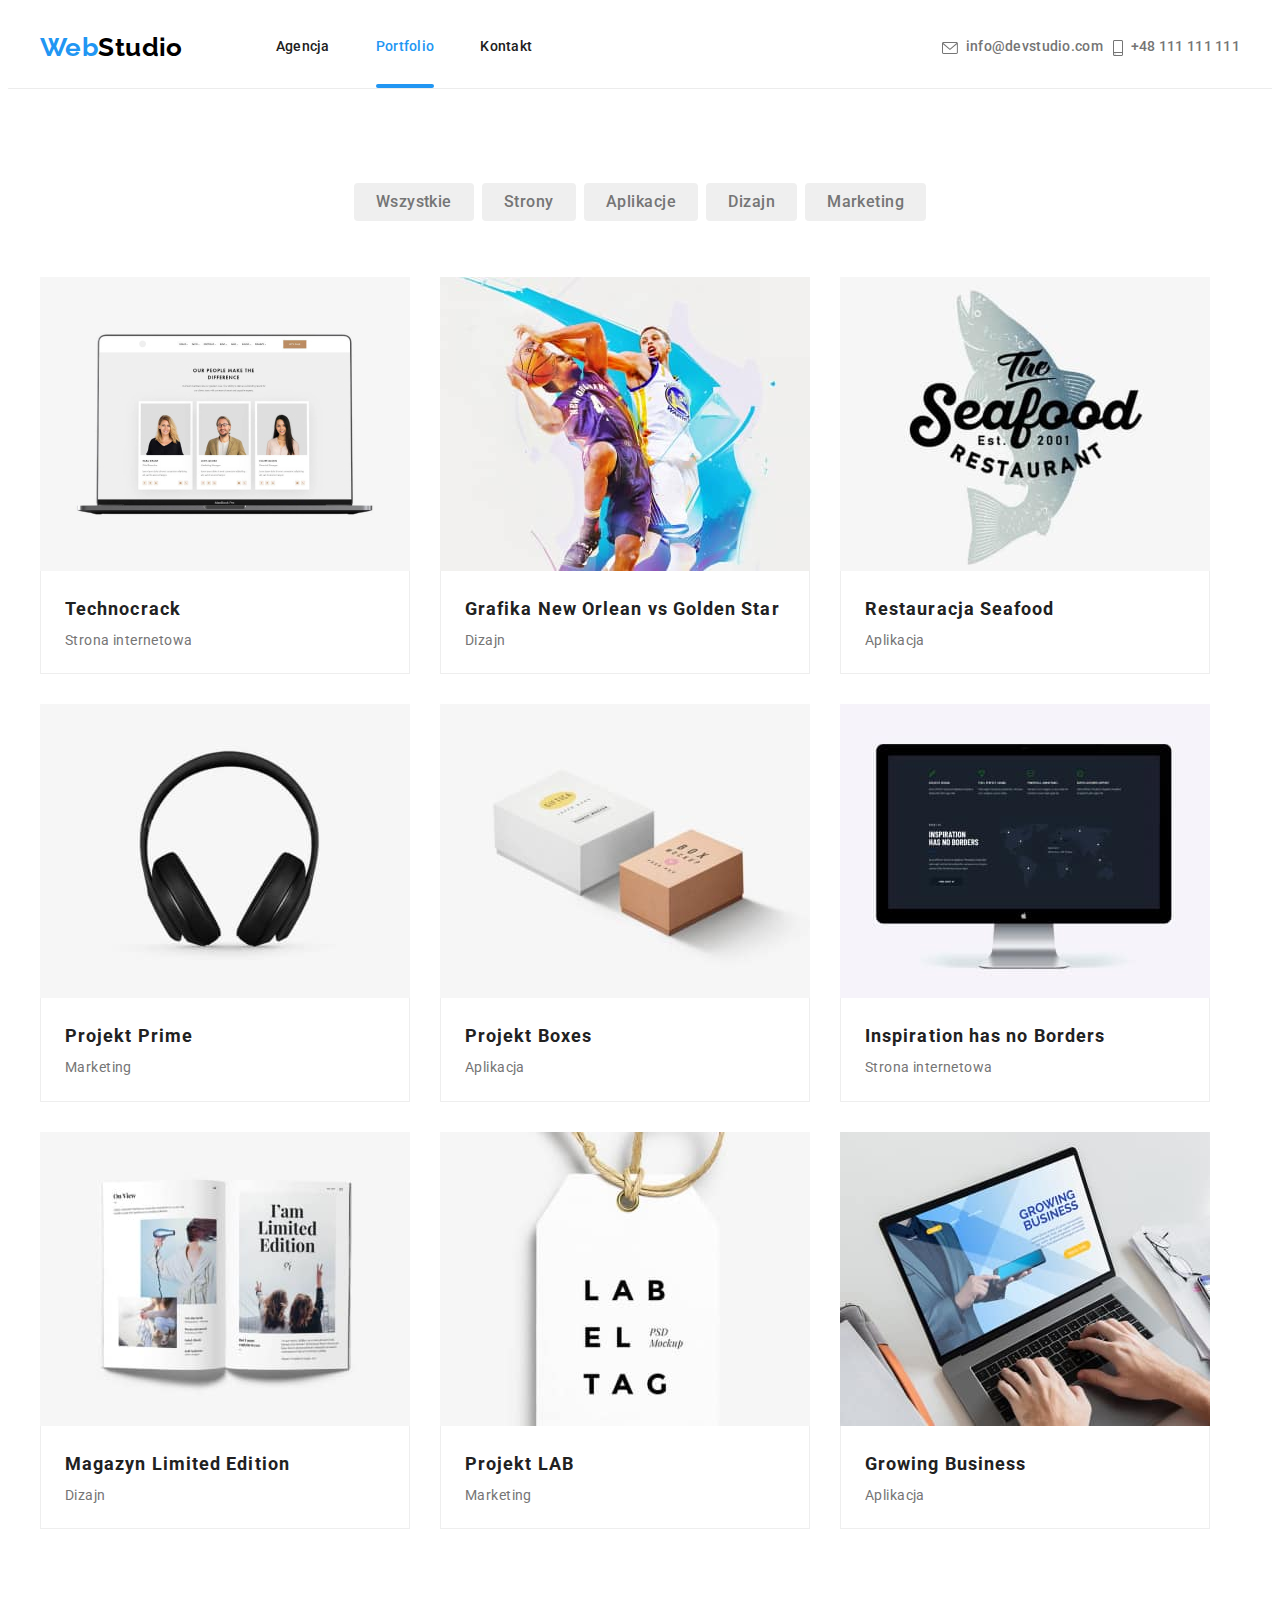
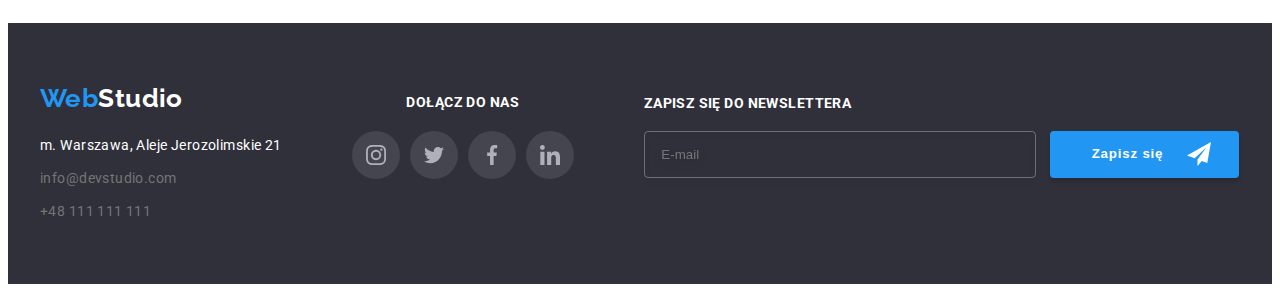
<file: portfolio.html>
<!DOCTYPE html>
<html lang="pl">
  <head>
    <meta name="description" content="Strona poświęcona projektowaniu stron internetowych." />
    <meta charset="UTF-8" />
    <meta http-equiv="X-UA-Compatible" content="IE=edge" />
    <meta name="viewport" content="width=device-width, initial-scale=1.0" />
    <title>WebStudio</title>
    <link
      rel="stylesheet"
      href="https://cdnjs.cloudflare.com/ajax/libs/modern-normalize/2.0.0/modern-normalize.min.css"
      integrity="sha512-4xo8blKMVCiXpTaLzQSLSw3KFOVPWhm/TRtuPVc4WG6kUgjH6J03IBuG7JZPkcWMxJ5huwaBpOpnwYElP/m6wg=="
      crossorigin="anonymous"
      referrerpolicy="no-referrer"
    />

    <link rel="preconnect" href="https://fonts.googleapis.com" />
    <link rel="preconnect" href="https://fonts.gstatic.com" crossorigin />
    <link
      href="https://fonts.googleapis.com/css2?family=Raleway:wght@700&family=Roboto:wght@400;500;700;900&display=swap"
      rel="stylesheet"
    />

    <link rel="stylesheet" href="./css/main.min.css" />
  </head>

  <body>
    <header class="header">
      <div class="container">
        <a class="logo" href="./"
          ><span class="logo__web">Web</span><span class="logo__studio-black">Studio</span></a
        >
        <div class="header-navigation">
          <nav class="menu__nav">
            <ul class="menu">
              <li><a class="menu__link-nav" href="./">Agencja</a></li>
              <li><a class="menu__link-nav menu__is-on" href="./portfolio.html">Portfolio</a></li>
              <li><a class="menu__link-nav" href="#contact">Kontakt</a></li>
            </ul>
          </nav>
        </div>
        <div class="header-contact">
          <a class="header-contact__link" href="mailto:info@devstudio.com">
            <svg class="header-contact__icon-mailto" width="16" height="12">
              <use href="./images/icons.svg#icon-envelope-1"></use></svg
            >info@devstudio.com</a
          >

          <a class="header-contact__link" href="tel:+48111111111">
            <svg class="header-contact__icon-smartphone" width="10" height="16">
              <use href="./images/icons.svg#icon-smartphone-1"></use></svg
            >+48 111 111 111</a
          >
        </div>
        <!-- MENU MOBILE -->
        <div class="burger__mobile-hide">
          <button
            class="menu-toggle js-open-menu"
            aria-expanded="false"
            aria-controls="mobile-menu"
          >
            <svg class="hamburger__icon" width="40" height="40">
              <use href="./images/icons.svg#icon-mobile-menu-open"></use>
            </svg>
          </button>
        </div>
        <!-- /MENU MOBILE -->
      </div>

      <div class="hamburger js-menu-container" id="mobile-menu">
        <button class="menu-toggle js-close-menu">
          <svg class="hamburger__icon hamburger__icon--close" width="40" height="40">
            <use href="images/icons.svg#icon-mobile-menu-close"></use>
          </svg>
        </button>

        <ul class="hamburger__list">
          <li class="hamburger__item">
            <a href="index.html" class="hamburger__link">Agencja</a>
          </li>
          <li class="hamburger__item">
            <!-- <a href="portfolio.html" class="hamburger__link">Portfolio</a> -->
            <a href="portfolio.html" class="hamburger__link hamburger__link--is-active"
              >Portfolio</a
            >
          </li>
          <li class="hamburger__item">
            <a href="#" class="hamburger__link">Kontakt</a>
          </li>
        </ul>

        <div class="hamburger__contacts">
          <span class="hamburger__tel">
            <a href="tel:+48111111111" class="hamburger__tel hamburger__tel--link"
              >+48 111 111 111</a
            >
          </span>
          <span class="hamburger__mail">
            <a href="mailto:info@devstudio.com" class="hamburger__mail hamburger__mail--link"
              >info@devstudio.com</a
            >
          </span>

          <ul class="hamburger__socials">
            <li class="hamburger__socials hamburger__socials--item">
              <a class="hamburger__socials hamburger__socials--link" href="#">Instagram</a>
            </li>
            <li class="hamburger__socials hamburger__socials--item">
              <a class="hamburger__socials hamburger__socials--link" href="#">Twitter</a>
            </li>
            <li class="hamburger__socials hamburger__socials--item">
              <a class="hamburger__socials hamburger__socials--link" href="#">Facebook</a>
            </li>
            <li class="hamburger__socials hamburger__socials--item">
              <a class="hamburger__socials hamburger__socials--link" href="#">LinkedIn</a>
            </li>
          </ul>
        </div>
      </div>
    </header>

    <main>
      <section class="section filter">
        <div class="container">
          <ul class="filter__buttons">
            <li><button class="filter__button" type="button">Wszystkie</button></li>
            <li><button class="filter__button" type="button">Strony</button></li>
            <li><button class="filter__button" type="button">Aplikacje</button></li>
            <li><button class="filter__button" type="button">Dizajn</button></li>
            <li><button class="filter__button" type="button">Marketing</button></li>
          </ul>
        </div>
      </section>

      <section class="section">
        <div class="container">
          <ul class="pictures">
            <li class="pictures__item">
              <div class="pictures__wrapper">
                <img
                  src="images/portfolio1.jpg"
                  alt="Laptop z wyświetloną przykładową stroną internetową"
                  srcset="
                    images/portfolio1.jpg    270w,
                    images/portfolio1@2x.jpg 540w,
                    images/portfolio1.jpg    354w,
                    images/portfolio1@2x.jpg 708w,
                    images/portfolio1.jpg    450w,
                    images/portfolio1@2x.jpg 900w
                  "
                  sizes="(min-width: 1200px) 270px, (min-width: 768px) 354px, (min-width: 480px) 450px , 100vw"
                  width="370"
                  height="294"
                />

                <div class="pictures__overlay">
                  <p class="pictures__text">
                    Technocrack jest popularną platformą wykorzystywaną do rozpowszechniania
                    koronawirusa. Firmy wykorzystują tę platformę do celów szpiegowskich i ataków na
                    niezabezpieczone serwery konkurencji
                  </p>
                </div>
              </div>

              <div class="pictures__option">
                <h3 class="pictures__title">Technocrack</h3>
                <p class="pictures__subtitle">Strona internetowa</p>
              </div>
            </li>

            <li class="pictures__item">
              <div class="pictures__wrapper">
                <img
                  src="images/portfolio2.jpg"
                  alt="Dwóch zawodników koszykówki walczących o piłkę"
                  srcset="
                    images/portfolio2.jpg    270w,
                    images/portfolio2@2x.jpg 540w,
                    images/portfolio2.jpg    354w,
                    images/portfolio2@2x.jpg 708w,
                    images/portfolio2.jpg    450w,
                    images/portfolio2@2x.jpg 900w
                  "
                  sizes="(min-width: 1200px) 270px, (min-width: 768px) 354px, (min-width: 480px) 450px , 100vw"
                  width="370"
                  height="294"
                />
                <div class="pictures__overlay">
                  <p class="pictures__text">
                    Technocrack jest popularną platformą wykorzystywaną do rozpowszechniania
                    koronawirusa. Firmy wykorzystują tę platformę do celów szpiegowskich i ataków na
                    niezabezpieczone serwery konkurencji
                  </p>
                </div>
              </div>
              <div class="pictures__option">
                <h3 class="pictures__title">Grafika New Orlean vs Golden Star</h3>
                <p class="pictures__subtitle">Dizajn</p>
              </div>
            </li>

            <li class="pictures__item">
              <div class="pictures__wrapper">
                <img
                  src="images/portfolio3.jpg"
                  alt="Logo restauracji z rybą w tle"
                  srcset="
                    images/portfolio3.jpg    270w,
                    images/portfolio3@2x.jpg 540w,
                    images/portfolio3.jpg    354w,
                    images/portfolio3@2x.jpg 708w,
                    images/portfolio3.jpg    450w,
                    images/portfolio3@2x.jpg 900w
                  "
                  sizes="(min-width: 1200px) 270px, (min-width: 768px) 354px, (min-width: 480px) 450px , 100vw"
                  width="370"
                  height="294"
                />
                <div class="pictures__overlay">
                  <p class="pictures__text">
                    Technocrack jest popularną platformą wykorzystywaną do rozpowszechniania
                    koronawirusa. Firmy wykorzystują tę platformę do celów szpiegowskich i ataków na
                    niezabezpieczone serwery konkurencji
                  </p>
                </div>
              </div>
              <div class="pictures__option">
                <h3 class="pictures__title">Restauracja Seafood</h3>
                <p class="pictures__subtitle">Aplikacja</p>
              </div>
            </li>

            <li class="pictures__item">
              <div class="pictures__wrapper">
                <img
                  src="images/portfolio4.jpg"
                  alt="Czarne słuchawki audio na białym tle"
                  srcset="
                    images/portfolio4.jpg    270w,
                    images/portfolio4@2x.jpg 540w,
                    images/portfolio4.jpg    354w,
                    images/portfolio4@2x.jpg 708w,
                    images/portfolio4.jpg    450w,
                    images/portfolio4@2x.jpg 900w
                  "
                  sizes="(min-width: 1200px) 270px, (min-width: 768px) 354px, (min-width: 480px) 450px , 100vw"
                  width="370"
                  height="294"
                />
                <div class="pictures__overlay">
                  <p class="pictures__text">
                    Technocrack jest popularną platformą wykorzystywaną do rozpowszechniania
                    koronawirusa. Firmy wykorzystują tę platformę do celów szpiegowskich i ataków na
                    niezabezpieczone serwery konkurencji
                  </p>
                </div>
              </div>
              <div class="pictures__option">
                <h3 class="pictures__title">Projekt Prime</h3>
                <p class="pictures__subtitle">Marketing</p>
              </div>
            </li>

            <li class="pictures__item">
              <div class="pictures__wrapper">
                <img
                  src="images/portfolio5.jpg"
                  alt="Dwa kartonowe opakowania"
                  srcset="
                    images/portfolio5.jpg    270w,
                    images/portfolio5@2x.jpg 540w,
                    images/portfolio5.jpg    354w,
                    images/portfolio5@2x.jpg 708w,
                    images/portfolio5.jpg    450w,
                    images/portfolio5@2x.jpg 900w
                  "
                  sizes="(min-width: 1200px) 270px, (min-width: 768px) 354px, (min-width: 480px) 450px , 100vw"
                  width="370"
                  height="294"
                />
                <div class="pictures__overlay">
                  <p class="pictures__text">
                    Technocrack jest popularną platformą wykorzystywaną do rozpowszechniania
                    koronawirusa. Firmy wykorzystują tę platformę do celów szpiegowskich i ataków na
                    niezabezpieczone serwery konkurencji
                  </p>
                </div>
              </div>
              <div class="pictures__option">
                <h3 class="pictures__title">Projekt Boxes</h3>
                <p class="pictures__subtitle">Aplikacja</p>
              </div>
            </li>

            <li class="pictures__item">
              <div class="pictures__wrapper">
                <img
                  src="images/portfolio6.jpg"
                  alt="Czarny monitor komputera z wyświetloną przykładową stroną internetową"
                  srcset="
                    images/portfolio6.jpg    270w,
                    images/portfolio6@2x.jpg 540w,
                    images/portfolio6.jpg    354w,
                    images/portfolio6@2x.jpg 708w,
                    images/portfolio6.jpg    450w,
                    images/portfolio6@2x.jpg 900w
                  "
                  sizes="(min-width: 1200px) 270px, (min-width: 768px) 354px, (min-width: 480px) 450px , 100vw"
                  width="370"
                  height="294"
                />

                <div class="pictures__overlay">
                  <p class="pictures__text">
                    Technocrack jest popularną platformą wykorzystywaną do rozpowszechniania
                    koronawirusa. Firmy wykorzystują tę platformę do celów szpiegowskich i ataków na
                    niezabezpieczone serwery konkurencji
                  </p>
                </div>
              </div>
              <div class="pictures__option">
                <h3 class="pictures__title">Inspiration has no Borders</h3>
                <p class="pictures__subtitle">Strona internetowa</p>
              </div>
            </li>

            <li class="pictures__item">
              <div class="pictures__wrapper">
                <img
                  src="images/portfolio7.jpg"
                  alt="Orwarty magazyn na białym tle"
                  srcset="
                    images/portfolio7.jpg    270w,
                    images/portfolio7@2x.jpg 540w,
                    images/portfolio7.jpg    354w,
                    images/portfolio7@2x.jpg 708w,
                    images/portfolio7.jpg    450w,
                    images/portfolio7@2x.jpg 900w
                  "
                  sizes="(min-width: 1200px) 270px, (min-width: 768px) 354px, (min-width: 480px) 450px , 100vw"
                  width="370"
                  height="294"
                />
                <div class="pictures__overlay">
                  <p class="pictures__text">
                    Technocrack jest popularną platformą wykorzystywaną do rozpowszechniania
                    koronawirusa. Firmy wykorzystują tę platformę do celów szpiegowskich i ataków na
                    niezabezpieczone serwery konkurencji
                  </p>
                </div>
              </div>
              <div class="pictures__option">
                <h3 class="pictures__title">Magazyn Limited Edition</h3>
                <p class="pictures__subtitle">Dizajn</p>
              </div>
            </li>
            <li class="pictures__item">
              <div class="pictures__wrapper">
                <img
                  src="images/portfolio8.jpg"
                  alt="Przykładowy projekt metki"
                  srcset="
                    images/portfolio8.jpg    270w,
                    images/portfolio8@2x.jpg 540w,
                    images/portfolio8.jpg    354w,
                    images/portfolio8@2x.jpg 708w,
                    images/portfolio8.jpg    450w,
                    images/portfolio8@2x.jpg 900w
                  "
                  sizes="(min-width: 1200px) 270px, (min-width: 768px) 354px, (min-width: 480px) 450px , 100vw"
                  width="370"
                  height="294"
                />
                <div class="pictures__overlay">
                  <p class="pictures__text">
                    Technocrack jest popularną platformą wykorzystywaną do rozpowszechniania
                    koronawirusa. Firmy wykorzystują tę platformę do celów szpiegowskich i ataków na
                    niezabezpieczone serwery konkurencji
                  </p>
                </div>
              </div>
              <div class="pictures__option">
                <h3 class="pictures__title">Projekt LAB</h3>
                <p class="pictures__subtitle">Marketing</p>
              </div>
            </li>

            <li class="pictures__item">
              <div class="pictures__wrapper">
                <img
                  src="images/portfolio9.jpg"
                  alt="Dłonie osoby pracującej na laptopie"
                  srcset="
                    images/portfolio9.jpg    270w,
                    images/portfolio9@2x.jpg 540w,
                    images/portfolio9.jpg    354w,
                    images/portfolio9@2x.jpg 708w,
                    images/portfolio9.jpg    450w,
                    images/portfolio9@2x.jpg 900w
                  "
                  sizes="(min-width: 1200px) 270px, (min-width: 768px) 354px, (min-width: 480px) 450px , 100vw"
                  width="370"
                  height="294"
                />
                <div class="pictures__overlay">
                  <p class="pictures__text">
                    Technocrack jest popularną platformą wykorzystywaną do rozpowszechniania
                    koronawirusa. Firmy wykorzystują tę platformę do celów szpiegowskich i ataków na
                    niezabezpieczone serwery konkurencji
                  </p>
                </div>
              </div>
              <div class="pictures__option">
                <h3 class="pictures__title">Growing Business</h3>
                <p class="pictures__subtitle">Aplikacja</p>
              </div>
            </li>
          </ul>
        </div>
      </section>
    </main>

    <footer class="footer">
      <div class="footer__display container">
        <div>
          <a class="logo" href="./"
            ><span class="logo__web">Web</span><span class="logo__studio-white">Studio</span></a
          >
          <address class="footer__box">
            <a
              class="footer__address"
              href="https://goo.gl/maps/4mvbAodd3Mhs6b2KA"
              target="_blank"
              rel="noopener noreferrer nofollow"
              >m. Warszawa, Aleje Jerozolimskie 21</a
            >

            <a class="footer__contact" class="footer" href="mailto:info@devstudio.com"
              >info@devstudio.com</a
            >

            <a class="footer__contact" class="footer" href="tel:+48111111111">+48 111 111 111</a>
          </address>
        </div>

        <div class="join-us__box">
          <p class="join-us">DOŁĄCZ DO NAS</p>
          <ul class="join-us__container">
            <li>
              <a class="join-us__icon"
                ><svg width="20" height="20">
                  <use href="./images/icons.svg#icon-instagram-2-1"></use></svg
              ></a>
            </li>
            <li>
              <a class="join-us__icon"
                ><svg width="20" height="20">
                  <use href="./images/icons.svg#icon-twitter-1-1"></use></svg
              ></a>
            </li>
            <li>
              <a class="join-us__icon"
                ><svg width="20" height="20">
                  <use href="./images/icons.svg#icon-facebook-1-1"></use></svg
              ></a>
            </li>
            <li>
              <a class="join-us__icon"
                ><svg width="20" height="20">
                  <use href="./images/icons.svg#icon-linkedin-1-3"></use></svg
              ></a>
            </li>
          </ul>
        </div>

        <form class="submit__form" name="submit-form" novalidate>
          <p class="submit">ZAPISZ SIĘ DO NEWSLETTERA</p>
          <div class="submit__wrapper">
            <input class="submit__input" type="email" name="email" placeholder="E-mail" required
            pattern="[a-z0-9._%+-]+@[pa-z0-9.-]+\.[a-z]{2-4}$"" />
            <button class="submit__button" type="sumbit">
              Zapisz się<svg class="submit__icon" width="24" height="24" viewBox="0 0 32 32">
                <use href="./images/icons.svg#icon-icon-send-1"></use>
              </svg>
            </button>
          </div>
        </form>
      </div>
    </footer>
    <script src="./js/mobile-menu.js"></script>
  </body>
</html>
</file>
<file: css/main.min.css>
*,*::before,*::after{outline:none}h1,h2,h3,h4,p,ul,li,figure{margin:0;padding:0}img,svg{vertical-align:middle}ul{list-style-type:none}body{font-family:"Roboto","sans-serif";color:#212121;font-size:14px;text-decoration:none}.container{min-width:320px;max-width:480px;width:100%;margin:0 auto;padding:0 15px}@media screen and (min-width: 768px){.container{max-width:768px}}@media screen and (min-width: 1200px){.container{max-width:1200px}}.section{padding-top:60px;padding-bottom:60px}@media screen and (min-width: 1200px){.section{padding-top:94px;padding-bottom:94px}}.section--hide{display:none}@media screen and (min-width: 1200px){.section--hide{display:block;margin-top:-94px}}.section__title{text-align:center;letter-spacing:.03em;line-height:1.78;font-style:normal;font-weight:700;font-size:28px;margin-bottom:50px;margin-top:0}@media screen and (min-width: 768px){.section__title{font-size:28px;line-height:1.79}}@media screen and (min-width: 1200px){.section__title{font-size:36px;line-height:1.67}}.button{background-color:#2196f3;color:#fff;font-size:16px;border-radius:4px;cursor:pointer;-webkit-box-align:center;-ms-flex-align:center;align-items:center;letter-spacing:.06em;line-height:1.87;font-style:normal;font-weight:700;font-size:16px;border-style:none;padding:10px 41px 10px 42px;-webkit-transition-property:color,background-color;transition-property:color,background-color}.button:hover,.button:focus{color:#757575;-webkit-transition-duration:250ms;transition-duration:250ms;-webkit-transition-timing-function:cubic-bezier(0.4, 0, 0.2, 1);transition-timing-function:cubic-bezier(0.4, 0, 0.2, 1)}.article{margin-bottom:-30px;display:-webkit-box;display:-ms-flexbox;display:flex;-webkit-box-orient:vertical;-webkit-box-direction:normal;-ms-flex-direction:column;flex-direction:column;-webkit-box-align:center;-ms-flex-align:center;align-items:center;text-align:center}@media screen and (min-width: 768px){.article{display:-webkit-box;display:-ms-flexbox;display:flex;-webkit-box-orient:horizontal;-webkit-box-direction:normal;-ms-flex-direction:row;flex-direction:row;-ms-flex-wrap:wrap;flex-wrap:wrap;gap:30px}}@media screen and (min-width: 1200px){.article{display:-webkit-box;display:-ms-flexbox;display:flex;-ms-flex-wrap:nowrap;flex-wrap:nowrap}}.article__title{font-weight:700;font-size:14px;line-height:1.14;letter-spacing:.03em;text-transform:uppercase;color:#212121;text-align:center;margin-bottom:10px}@media screen and (min-width: 768px){.article__title{text-align:left}}.article__text{font-size:14px;line-height:1.71;letter-spacing:.03em;color:#757575;margin-bottom:30px;text-align:left;max-width:450px}@media screen and (min-width: 768px){.article__text{max-width:354px}}@media screen and (min-width: 1200px){.article__text{max-width:354px}}.article__item{padding:30px 15px;margin-bottom:30px;background:#f5f4fa;border-radius:4px;max-width:450px;width:100%}@media screen and (min-width: 768px){.article__item{max-width:354px;-webkit-box-align:center;-ms-flex-align:center;align-items:center}}@media screen and (min-width: 1200px){.article__item{max-width:270px}}.clients{gap:30px 26px;display:-webkit-box;display:-ms-flexbox;display:flex;-webkit-box-pack:center;-ms-flex-pack:center;justify-content:center;-ms-flex-wrap:wrap;flex-wrap:wrap;margin:0 auto}@media screen and (min-width: 1200px){.clients{gap:30px}}.clients__logo{border:1px solid #afb1b8;border-radius:4px;display:-webkit-box;display:-ms-flexbox;display:flex;-webkit-box-pack:center;-ms-flex-pack:center;justify-content:center;-webkit-box-align:center;-ms-flex-align:center;align-items:center;padding:16px 52px}@media screen and (min-width: 1200px){.clients__logo{max-width:170px;padding:16px 32px}}.clients__logo:is(:hover,:focus){border-color:#2196f3}.clients__logo>.clients__logo-img{fill:#afb1b8;-webkit-transition:fill,border 250ms cubic-bezier(0.4, 0, 0.2, 1);transition:fill,border 250ms cubic-bezier(0.4, 0, 0.2, 1)}.clients__logo:is(:hover,:focus)>.clients__logo-img{fill:#2196f3}*,*::before,*::after{padding:0;border:0}.checkbox{display:-webkit-inline-box;display:-ms-inline-flexbox;display:inline-flex;-webkit-box-pack:center;-ms-flex-pack:center;justify-content:center;-webkit-box-align:center;-ms-flex-align:center;align-items:center;width:100%;margin-bottom:30px}.checkbox__control{position:relative;margin-right:7px;width:16px;height:15px;margin-top:13px}.checkbox__input{display:-webkit-box;display:-ms-flexbox;display:flex;margin:0px}.checkbox__icon{position:absolute;display:-webkit-box;display:-ms-flexbox;display:flex;-webkit-box-pack:center;-ms-flex-pack:center;justify-content:center;-webkit-box-align:center;-ms-flex-align:center;align-items:center;pointer-events:none;top:0;left:0;fill:rgba(0,0,0,0);-webkit-transition-property:fill,background-color,color;transition-property:fill,background-color,color;width:100%;background-color:#fff;border:2px solid #212121;-webkit-box-sizing:border-box;box-sizing:border-box;border-radius:2px;cursor:pointer}.checkbox__icon:hover{border-color:none;background:#2196f3;fill:#fff;-webkit-transition-duration:250ms;transition-duration:250ms;-webkit-transition-timing-function:cubic-bezier(0.4, 0, 0.2, 1);transition-timing-function:cubic-bezier(0.4, 0, 0.2, 1)}.checkbox__icon::after{content:"";position:absolute;display:block}.checkbox__input:checked+.checkbox__icon{display:block;border-color:#2196f3;background-color:#2196f3;fill:#fff}.checkbox__input:checked+.checkbox__icon::after{border-color:#fff}.footer{background-color:#2f303a;color:#fff;padding:60px 0;display:-webkit-box;display:-ms-flexbox;display:flex;text-align:center;-webkit-box-pack:justify;-ms-flex-pack:justify;justify-content:space-between}.footer>.footer__display{gap:70px}@media screen and (min-width: 768px){.footer>.footer__display{display:-webkit-box;display:-ms-flexbox;display:flex;-ms-flex-pack:distribute;justify-content:space-around;-ms-flex-wrap:wrap;flex-wrap:wrap}}@media screen and (min-width: 1200px){.footer>.footer__display{display:-webkit-box;display:-ms-flexbox;display:flex;-ms-flex-wrap:nowrap;flex-wrap:nowrap;-webkit-box-pack:unset;-ms-flex-pack:unset;justify-content:unset;text-align:left}}.footer .footer__box{display:-webkit-box;display:-ms-flexbox;display:flex;-webkit-box-orient:vertical;-webkit-box-direction:normal;-ms-flex-direction:column;flex-direction:column;gap:8px;font-style:normal;font-size:14px;line-height:1.71;letter-spacing:.03em}@media screen and (min-width: 1200px){.footer .footer__box{gap:9px}}.footer__address{color:#fff;text-decoration:none;font-style:normal;letter-spacing:1px;cursor:pointer;letter-spacing:.03em;line-height:1.71;-webkit-transition-property:color;transition-property:color;margin-top:20px}.footer__contact{color:#757575;font-style:normal;cursor:pointer;letter-spacing:.03em;line-height:1.71;text-decoration:none}.footer__address:hover,.footer__address:focus,.footer__contact:hover,.footer__contact:focus{color:#2196f3;-webkit-transition-duration:250ms;transition-duration:250ms;-webkit-transition-timing-function:cubic-bezier(0.4, 0, 0.2, 1);transition-timing-function:cubic-bezier(0.4, 0, 0.2, 1)}.header-navigation{display:none;margin:0px}@media screen and (min-width: 768px){.header-navigation{display:-webkit-box;display:-ms-flexbox;display:flex;-webkit-box-pack:justify;-ms-flex-pack:justify;justify-content:space-between;-webkit-box-flex:1;-ms-flex-positive:1;flex-grow:1}}@media screen and (min-width: 1200px){.header-navigation{display:-webkit-box;display:-ms-flexbox;display:flex;-webkit-box-pack:justify;-ms-flex-pack:justify;justify-content:space-between;-webkit-box-flex:1;-ms-flex-positive:1;flex-grow:1}}.header .container{display:-webkit-box;display:-ms-flexbox;display:flex;-webkit-box-pack:justify;-ms-flex-pack:justify;justify-content:space-between;-webkit-box-align:center;-ms-flex-align:center;align-items:center}@media screen and (min-width: 768px){.header .container{-webkit-box-pack:unset;-ms-flex-pack:unset;justify-content:unset}}@media screen and (min-width: 768px){.header .container{-webkit-box-pack:unset;-ms-flex-pack:unset;justify-content:unset}}.header{border-bottom:1px solid #ececec;padding:10px 0;margin:0 auto}@media screen and (min-width: 768px){.header{padding:10px 15px}}@media screen and (min-width: 1200px){.header{padding:24px 0 25px}}.header-contact{display:none;gap:30px}@media screen and (min-width: 768px){.header-contact{display:-webkit-box;display:-ms-flexbox;display:flex;-webkit-box-orient:vertical;-webkit-box-direction:normal;-ms-flex-direction:column;flex-direction:column;gap:10px}}@media screen and (min-width: 1200px){.header-contact{-webkit-box-orient:horizontal;-webkit-box-direction:normal;-ms-flex-direction:row;flex-direction:row;font-size:14px;line-height:1.14px}}.header-contact__link{-webkit-box-orient:vertical;-webkit-box-direction:normal;-ms-flex-direction:column;flex-direction:column;color:#757575;cursor:pointer;letter-spacing:.02em;line-height:1.14;text-decoration:none;font-weight:500;font-size:14px;-webkit-box-align:center;-ms-flex-align:center;align-items:center;gap:8px;-webkit-transition-property:color;transition-property:color}.header-contact__link>svg{margin-right:8px}.header-contact__link:focus,.header-contact__link:hover{color:#2196f3;-webkit-transition-duration:250ms;transition-duration:250ms;-webkit-transition-timing-function:cubic-bezier(0.4, 0, 0.2, 1);transition-timing-function:cubic-bezier(0.4, 0, 0.2, 1)}.header-contact__link:focus,.header-contact__link:hover svg{fill:#2196f3;-webkit-transition-duration:250ms;transition-duration:250ms;-webkit-transition-timing-function:cubic-bezier(0.4, 0, 0.2, 1);transition-timing-function:cubic-bezier(0.4, 0, 0.2, 1)}.header-contact__icon-mailto{fill:#757575}.header-contact__icon-smartphone{fill:#757575}.menu{display:-webkit-box;display:-ms-flexbox;display:flex;-webkit-box-align:center;-ms-flex-align:center;align-items:center;gap:46px;color:#000}@media screen and (min-width: 768px){.menu{-webkit-box-orient:horizontal;-webkit-box-direction:normal;-ms-flex-direction:row;flex-direction:row;margin-left:83px}}@media screen and (min-width: 1200px){.menu{-webkit-box-orient:horizontal;-webkit-box-direction:normal;-ms-flex-direction:row;flex-direction:row;margin-left:93px}}.menu__nav{display:-webkit-box;display:-ms-flexbox;display:flex;font-weight:500;font-size:14px;line-height:1.14;letter-spacing:.02em}.menu__link-nav{color:#212121;text-decoration:none;letter-spacing:.02em;line-height:1.14;font-style:normal;font-weight:500;font-size:14px;-webkit-transition-property:color;transition-property:color;position:relative}.menu__link-nav:hover,.menu__link-nav:focus{color:#2196f3;-webkit-transition-duration:250ms;transition-duration:250ms;-webkit-transition-timing-function:cubic-bezier(0.4, 0, 0.2, 1);transition-timing-function:cubic-bezier(0.4, 0, 0.2, 1)}.menu__is-on{color:#2196f3}.menu__is-on::after{content:"";position:absolute;display:block;width:100%;height:4px;border-radius:2px;background:#2196f3}@media screen and (min-width: 768px){.menu__is-on::after{top:37px}}@media screen and (min-width: 1200px){.menu__is-on::after{top:46px}}.join-us{color:#fff;letter-spacing:.03em;line-height:1.14;font-style:normal;font-size:14px;font-weight:700;margin-top:60px;margin-bottom:20px}@media screen and (min-width: 768px){.join-us{margin-top:12px;margin-bottom:20px}}@media screen and (min-width: 1200px){.join-us{margin-top:12px;margin-bottom:20px}}.join-us__box{display:-webkit-box;display:-ms-flexbox;display:flex;-webkit-box-align:center;-ms-flex-align:center;align-items:center;-webkit-box-orient:vertical;-webkit-box-direction:normal;-ms-flex-direction:column;flex-direction:column}.join-us__container{gap:10px;display:-webkit-box;display:-ms-flexbox;display:flex;-webkit-box-orient:horizontal;-webkit-box-direction:normal;-ms-flex-direction:row;flex-direction:row}.join-us__icon{fill:#afb1b8;background-color:rgba(255,255,255,.1019607843);padding:14px;border-radius:50%;cursor:pointer;display:-webkit-box;display:-ms-flexbox;display:flex;-webkit-transition-property:fill,background-color;transition-property:fill,background-color}.join-us__icon--footer{fill:#fff}.join-us__icon:focus,.join-us__icon:hover{background-color:#2196f3;fill:#fff;-webkit-transition-duration:250ms;transition-duration:250ms;-webkit-transition-timing-function:cubic-bezier(0.4, 0, 0.2, 1);transition-timing-function:cubic-bezier(0.4, 0, 0.2, 1)}@media screen and (min-width: 1200px){.join-us{margin-top:12px}}.logo{display:-webkit-box;display:-ms-flexbox;display:flex;-webkit-box-pack:center;-ms-flex-pack:center;justify-content:center;text-decoration:none;color:#000;cursor:pointer;letter-spacing:.03em}@media screen and (min-width: 1200px){.logo{text-align:left;-webkit-box-pack:left;-ms-flex-pack:left;justify-content:left}}.logo__web{font-family:Raleway;color:#2196f3;font-size:26px;font-style:bold;text-decoration:none;line-height:1.19;font-style:normal;font-weight:700;font-size:26px;-webkit-transition-property:color;transition-property:color}.logo__studio-black{font-family:Raleway;color:#000;text-decoration:none;line-height:1.19;font-style:normal;font-weight:700;font-size:26px;-webkit-transition-property:color;transition-property:color}.logo__studio-black:hover,.logo__studio-black:focus,.logo__web:focus,.logo__web:hover{color:#2196f3;-webkit-transition-duration:250ms;transition-duration:250ms;-webkit-transition-timing-function:cubic-bezier(0.4, 0, 0.2, 1);transition-timing-function:cubic-bezier(0.4, 0, 0.2, 1)}.logo__studio-white{font-family:Raleway;color:#fff;font-size:26px;font-style:bold;text-decoration:none;line-height:1.19;font-style:normal;font-weight:700;-webkit-transition-property:color;transition-property:color}.logo__studio-white:hover,.logo__studio-white:focus{color:#2196f3;-webkit-transition-duration:250ms;transition-duration:250ms;-webkit-transition-timing-function:cubic-bezier(0.4, 0, 0.2, 1);transition-timing-function:cubic-bezier(0.4, 0, 0.2, 1)}.main_box{background-color:#2f303a;background-image:url("../images/img10.jpg"),-webkit-gradient(linear, left top, right top, color-stop(40%, #2f303a), to(transparent));background-image:url("../images/img10.jpg"),linear-gradient(to right, #2f303a 40%, transparent);background-position:center;background-repeat:no-repeat;color:#fff;text-align:center;padding:118px 0}@media screen and (min-width: 768px){.main_box{padding:118px 0;background-size:cover}}@media screen and (min-width: 1200px){.main_box{padding:200px 0;background-size:cover}}.main_box__title{display:-webkit-box;display:-ms-flexbox;display:flex;padding:30px;margin-bottom:30px;letter-spacing:.06em;line-height:1.615;font-style:normal;font-weight:900;font-size:26px;text-transform:uppercase}@media screen and (min-width: 768px){.main_box__title{font-size:26px;line-height:1.615}}@media screen and (min-width: 1200px){.main_box__title{padding:0 252px;font-size:44px;line-height:1.364}}@media(min-device-pixel-ratio: 2),(-webkit-min-device-pixel-ratio: 2),(min-resolution: 192dpi),(min-resolution: 2dppx){.main_box{background-image:-webkit-gradient(linear, left top, left bottom, from(rgba(47, 48, 58, 0.4)), to(rgba(47, 48, 58, 0.4))),url(../images/img10@2x.jpg);background-image:linear-gradient(rgba(47, 48, 58, 0.4), rgba(47, 48, 58, 0.4)),url(../images/img10@2x.jpg)}}.backdrop{display:-webkit-box;display:-ms-flexbox;display:flex;-webkit-box-pack:center;-ms-flex-pack:center;justify-content:center;position:fixed;inset:0;background-color:rgba(0,0,0,.2)}@media screen and (min-width: 768px){.backdrop{-webkit-box-align:center;-ms-flex-align:center;align-items:center}}@media screen and (min-width: 1200px){.backdrop{-webkit-box-align:center;-ms-flex-align:center;align-items:center}}.is-hidden{opacity:0;visibility:hidden;pointer-events:none;-webkit-transition-delay:500ms;transition-delay:500ms}.is-hidden .modal{-webkit-transform:scale(0);transform:scale(0);opacity:0}.modal{padding:40px;display:block;position:relative;min-width:320px;max-width:450px;min-height:609px;max-height:609px;background-color:#fff;border-radius:4px;-webkit-box-shadow:0px 1px 3px rgba(0,0,0,.12),0px 1px 1px rgba(0,0,0,.14),0px 2px 1px rgba(0,0,0,.2);box-shadow:0px 1px 3px rgba(0,0,0,.12),0px 1px 1px rgba(0,0,0,.14),0px 2px 1px rgba(0,0,0,.2);opacity:1;-webkit-transform:scale(1);transform:scale(1);-webkit-transition:500ms cubic-bezier(0.4, 0, 0.2, 1);transition:500ms cubic-bezier(0.4, 0, 0.2, 1);-webkit-transition-property:opacity,-webkit-transform;transition-property:opacity,-webkit-transform;transition-property:transform,opacity;transition-property:transform,opacity,-webkit-transform}@media screen and (min-width: 1200px){.modal{max-width:528px;width:100%}}.modal__close-btn{display:-webkit-box;display:-ms-flexbox;display:flex;position:absolute;top:8px;right:8px;width:30px;height:30px;background-color:rgba(0,0,0,0);border:1px solid rgba(0,0,0,.1);border-radius:50%;-webkit-box-align:center;-ms-flex-align:center;align-items:center;-webkit-box-pack:center;-ms-flex-pack:center;justify-content:center;cursor:pointer}.modal__close-btn:hover{fill:#2196f3}.modal__close-btn~svg:hover{fill:#2196f3}.modal__title{font-family:"Roboto";font-style:normal;font-weight:700;font-size:20px;line-height:1.15;text-align:center;letter-spacing:.03em;color:#212121;margin-bottom:12px}.modal__form{display:-webkit-box;display:-ms-flexbox;display:flex;-webkit-box-orient:vertical;-webkit-box-direction:normal;-ms-flex-direction:column;flex-direction:column}.modal__input-label{font-family:"Roboto";font-style:normal;font-weight:400;font-size:12px;line-height:1.67;letter-spacing:.01em;color:#757575;margin-bottom:4px}.modal__input-wrapper{position:relative}.modal__input{min-height:40px;width:100%;padding-left:42px;border:1px solid rgba(33,33,33,.2);border-radius:4px;margin-bottom:10px;cursor:pointer}.modal__input:focus{border-color:#2196f3}.modal__input:focus~.modal__input-icon{fill:#2196f3}.modal__input-icon{position:absolute;top:11px;left:12px;width:18px;height:18px}.modal__textarea{resize:none;padding-top:12px;padding-left:16px;border:1px solid rgba(33,33,33,.2);border-radius:4px;width:100%;-webkit-transition:250ms cubic-bezier(0.4, 0, 0.2, 1);transition:250ms cubic-bezier(0.4, 0, 0.2, 1);margin-bottom:20px}.modal__textarea:focus{border-color:#2196f3}.modal__textarea::-webkit-input-placeholder{font-weight:400;font-size:12px;line-height:1.67;letter-spacing:.01em;color:rgba(117,117,117,.5)}.modal__textarea::-moz-placeholder{font-weight:400;font-size:12px;line-height:1.67;letter-spacing:.01em;color:rgba(117,117,117,.5)}.modal__textarea:-ms-input-placeholder{font-weight:400;font-size:12px;line-height:1.67;letter-spacing:.01em;color:rgba(117,117,117,.5)}.modal__textarea::-ms-input-placeholder{font-weight:400;font-size:12px;line-height:1.67;letter-spacing:.01em;color:rgba(117,117,117,.5)}.modal__textarea::placeholder{font-weight:400;font-size:12px;line-height:1.67;letter-spacing:.01em;color:rgba(117,117,117,.5)}.modal__btn{display:-webkit-box;display:-ms-flexbox;display:flex;-webkit-box-pack:center;-ms-flex-pack:center;justify-content:center;margin-top:30px}@media screen and (min-width: 768px){.modal__btn{margin-bottom:-15px}}@media screen and (min-width: 1200px){.modal__btn{margin-bottom:-20px}}.modal__btn-submit{width:200px;height:50px;background:#2196f3;-webkit-box-shadow:0px 4px 4px rgba(0,0,0,.15);box-shadow:0px 4px 4px rgba(0,0,0,.15);border-radius:4px;border:0;font-weight:700;font-size:16px;line-height:1.875;letter-spacing:.06em;color:#fff;cursor:pointer;-webkit-transition:250ms cubic-bezier(0.4, 0, 0.2, 1);transition:250ms cubic-bezier(0.4, 0, 0.2, 1)}.checkbox{display:-webkit-box;display:-ms-flexbox;display:flex;gap:7px;-webkit-box-pack:center;-ms-flex-pack:center;justify-content:center;-webkit-box-align:center;-ms-flex-align:center;align-items:center;font-weight:400;font-size:12px;line-height:1.67;letter-spacing:.03em;margin:0 auto}@media screen and (min-width: 1200px){.checkbox{font-size:12px}}.checkbox--hidden{display:none}.checkbox--hidden:checked~.checkbox__inset>.checkbox__inset-img{opacity:1;-webkit-transition:250ms cubic-bezier(0.4, 0, 0.2, 1);transition:250ms cubic-bezier(0.4, 0, 0.2, 1)}.checkbox__inset{position:relative;border:3px solid #212121;border-radius:2px;width:16px;height:16px}.checkbox__inset-img{position:absolute;top:-3px;left:-3px;background-color:#2196f3;border-radius:2px}.checkbox__inset-text{color:#2196f3}.checkbox__inset>.checkbox__inset-img{opacity:0}.checkbox__inset__link{color:#2196f3}.filter{margin-bottom:-60px;list-style-type:none}@media screen and (min-width: 1200px){.filter{margin-bottom:-94px}}.filter__buttons{background:#fff;display:-webkit-box;display:-ms-flexbox;display:flex;-ms-flex-wrap:wrap;flex-wrap:wrap;-webkit-box-pack:left;-ms-flex-pack:left;justify-content:left;gap:8px;-webkit-box-pack:start;-ms-flex-pack:start;justify-content:flex-start;margin-bottom:-44px}@media screen and (min-width: 768px){.filter__buttons{-webkit-box-pack:center;-ms-flex-pack:center;justify-content:center}}@media screen and (min-width: 1200px){.filter__buttons{-webkit-box-pack:center;-ms-flex-pack:center;justify-content:center}}.filter__button{cursor:pointer;font-family:"Roboto",sans-serif;font-weight:500;font-size:16px;line-height:1.63;text-align:center;letter-spacing:.03em;color:#757575;border-radius:4px;border:0;padding:6px 22px;-webkit-transition:250ms cubic-bezier(0.4, 0, 0.2, 1);transition:250ms cubic-bezier(0.4, 0, 0.2, 1)}.filter__button:is(:hover,:focus){background-color:#2196f3;border-radius:4px;color:#fff;-webkit-box-shadow:0px 3px 1px rgba(0,0,0,.1),0px 1px 2px rgba(0,0,0,.08),0px 2px 2px rgba(0,0,0,.12);box-shadow:0px 3px 1px rgba(0,0,0,.1),0px 1px 2px rgba(0,0,0,.08),0px 2px 2px rgba(0,0,0,.12)}.pictures{display:-webkit-box;display:-ms-flexbox;display:flex;-webkit-box-orient:vertical;-webkit-box-direction:normal;-ms-flex-direction:column;flex-direction:column;-webkit-box-pack:center;-ms-flex-pack:center;justify-content:center;-webkit-box-align:center;-ms-flex-align:center;align-items:center;gap:30px}@media screen and (min-width: 768px){.pictures{-webkit-box-orient:horizontal;-webkit-box-direction:normal;-ms-flex-direction:row;flex-direction:row;-ms-flex-wrap:wrap;flex-wrap:wrap;-webkit-box-pack:left;-ms-flex-pack:left;justify-content:left}}.pictures__item{background:#fff;text-align:left;-webkit-transition:250ms cubic-bezier(0.4, 0, 0.2, 1);transition:250ms cubic-bezier(0.4, 0, 0.2, 1);max-width:450px;max-height:404px}@media screen and (min-width: 768px){.pictures__item{max-width:354px;max-height:440px}}@media screen and (min-width: 1200px){.pictures__item{max-width:370px}}.pictures__item:is(:hover,:focus){-webkit-box-shadow:0px 1px 1px rgba(0,0,0,.12),0px 4px 4px rgba(0,0,0,.06),1px 4px 6px rgba(0,0,0,.16);box-shadow:0px 1px 1px rgba(0,0,0,.12),0px 4px 4px rgba(0,0,0,.06),1px 4px 6px rgba(0,0,0,.16)}.pictures__wrapper{position:relative;overflow:hidden;-webkit-transition:250ms cubic-bezier(0.4, 0, 0.2, 1);transition:250ms cubic-bezier(0.4, 0, 0.2, 1)}.pictures__wrapper:is(:hover,:focus)>.pictures__overlay{bottom:0;height:100%}.pictures__overlay{position:absolute;left:0;overflow:hidden;width:100%;height:0;-webkit-transition:.3s cubic-bezier(0.4, 0, 0.2, 1);transition:.3s cubic-bezier(0.4, 0, 0.2, 1)}.pictures__text{color:#fff;font-style:normal;font-size:18px;line-height:1.556;letter-spacing:.03em;background-color:#2196f3;padding:49px 45px 49px 24px}.pictures__option{padding:20px 24px;border:1px solid #eee;border-top:0}.pictures__title{font-weight:700;font-size:18px;line-height:2;letter-spacing:.06em;color:#212121;white-space:nowrap}.pictures__subtitle{display:block;line-height:1.88;letter-spacing:.03em;color:#757575}.project{display:-webkit-box;display:-ms-flexbox;display:flex;list-style-type:none;gap:30px}.project__item{position:relative}.project__img-with-title{position:relative;margin:0px;display:-webkit-box;display:-ms-flexbox;display:flex}.project__img-title{position:absolute;left:0;right:0;background-color:rgba(47,48,58,.8);color:#fff;text-align:center;font-size:14px;font-weight:700;line-height:1.14;letter-spacing:.03em;bottom:0;padding:27px;margin:0}.submit{display:-webkit-box;display:-ms-flexbox;display:flex;-webkit-box-pack:center;-ms-flex-pack:center;justify-content:center;color:#fff;font-weight:700;font-size:14px;line-height:1.1428;letter-spacing:.03em;text-transform:uppercase;margin:60px 0 20px}@media screen and (min-width: 768px){.submit{margin:12px 0 20px}}@media screen and (min-width: 1200px){.submit{-webkit-box-pack:unset;-ms-flex-pack:unset;justify-content:unset;margin:12px 0 20px}}.submit__form{-webkit-box-flex:1;-ms-flex-positive:1;flex-grow:1}.submit__wrapper{display:-webkit-box;display:-ms-flexbox;display:flex;-webkit-box-orient:vertical;-webkit-box-direction:normal;-ms-flex-direction:column;flex-direction:column;gap:20px;width:100%}@media screen and (min-width: 1200px){.submit__wrapper{-webkit-box-orient:horizontal;-webkit-box-direction:normal;-ms-flex-direction:row;flex-direction:row;gap:12px}}.submit__input{padding:15px 16px 15px 16px;color:#fff;background-color:rgba(0,0,0,0);border:1px solid rgba(255,255,255,.3);-webkit-filter:drop-shadow(0px 4px 4px rgba(0, 0, 0, 0.15));filter:drop-shadow(0px 4px 4px rgba(0, 0, 0, 0.15));border-radius:4px;max-width:450px;width:100%;margin:0 auto}@media screen and (min-width: 1200px){.submit__input{max-width:358px}}.submit__button{display:-webkit-box;display:-ms-flexbox;display:flex;-webkit-box-align:center;-ms-flex-align:center;align-items:center;text-align:center;background:#2196f3;color:#fff;font-weight:700;line-height:1.875;letter-spacing:.06em;border:0;border-radius:4px;-webkit-box-shadow:0px 4px 4px rgba(0,0,0,.15);box-shadow:0px 4px 4px rgba(0,0,0,.15);padding:10px 28px 10px 42px;cursor:pointer;gap:24px;-webkit-transition:250ms cubic-bezier(0.4, 0, 0.2, 1);transition:250ms cubic-bezier(0.4, 0, 0.2, 1);margin:0 auto}.submit__button>.submit__icon{fill:#fff}.team{background-color:#f5f4fa}.team__card{padding:30px 32px;text-align:center}.team__list{display:-webkit-box;display:-ms-flexbox;display:flex;-ms-flex-wrap:wrap;flex-wrap:wrap;-webkit-box-pack:center;-ms-flex-pack:center;justify-content:center;gap:30px}@media screen and (min-width: 1200px){.team__list{-ms-flex-wrap:nowrap;flex-wrap:nowrap}}.team__item{-webkit-box-shadow:0px 1px 3px rgba(0,0,0,.12),0px 1px 1px rgba(0,0,0,.14),0px 2px 1px rgba(0,0,0,.2);box-shadow:0px 1px 3px rgba(0,0,0,.12),0px 1px 1px rgba(0,0,0,.14),0px 2px 1px rgba(0,0,0,.2);border-radius:0px 0px 4px 4px;background-color:#fff;border:0 solid #eee;text-align:center;width:450px}@media screen and (min-width: 768px){.team__item{width:354px}}@media screen and (min-width: 1200px){.team__item{width:270px}}.team__item>img{vertical-align:middle;width:100%;height:auto}.team__name{font-family:Roboto;font-size:16px;font-weight:500;line-height:1.88;letter-spacing:.03em;text-align:center}.team__position{color:#757575;font-family:Roboto;font-size:16px;font-weight:400;line-height:1.88;letter-spacing:.03em;text-align:center}.team__item .team__position{margin-top:10px;margin-bottom:16px}.team__socials{display:-webkit-box;display:-ms-flexbox;display:flex;-webkit-box-orient:horizontal;-webkit-box-direction:normal;-ms-flex-direction:row;flex-direction:row;gap:10px;-webkit-box-pack:center;-ms-flex-pack:center;justify-content:center;-webkit-box-align:center;-ms-flex-align:center;align-items:center}.icon__container{margin:16px 0px 30px 0px;-webkit-box-pack:center;-ms-flex-pack:center;justify-content:center;display:-webkit-box;display:-ms-flexbox;display:flex;gap:10px}.icon__social-media{fill:#afb1b8;display:-webkit-box;display:-ms-flexbox;display:flex;border-radius:50%;-webkit-box-pack:center;-ms-flex-pack:center;justify-content:center;-webkit-box-align:center;-ms-flex-align:center;align-items:center;padding:12px;-webkit-transition:250ms cubic-bezier(0.4, 0, 0.2, 1);transition:250ms cubic-bezier(0.4, 0, 0.2, 1)}.icon__social-media:focus,.icon__social-media:hover{background-color:#2196f3;fill:#fff;-webkit-transition-timing-function:cubic-bezier(0.4, 0, 0.2, 1);transition-timing-function:cubic-bezier(0.4, 0, 0.2, 1)}.menu-toggle{background:none;border:none}@media screen and (min-width: 768px){.burger__mobile-hide{display:none}}@media screen and (min-width: 1200px){.burger__mobile-hide{display:none}}.hamburger{display:-webkit-box;display:-ms-flexbox;display:flex;-webkit-box-orient:vertical;-webkit-box-direction:normal;-ms-flex-direction:column;flex-direction:column;-webkit-box-pack:justify;-ms-flex-pack:justify;justify-content:space-between;position:fixed;top:0;left:0;z-index:10;width:100%;height:100%;padding:48px 83px 48px 40px;background-color:#fff;-webkit-transform:translateX(-100%);transform:translateX(-100%);-webkit-transition:-webkit-transform 250ms;transition:-webkit-transform 250ms;transition:transform 250ms;transition:transform 250ms, -webkit-transform 250ms;-webkit-transition-timing-function:cubic-bezier(0.4, 0, 0.2, 1);transition-timing-function:cubic-bezier(0.4, 0, 0.2, 1)}.hamburger.is-open{-webkit-transform:translateX(0);transform:translateX(0)}.hamburger__item{text-decoration:none}.hamburger .menu-toggle{position:absolute;top:10px;right:15px}.hamburger__icon{fill:#212121;cursor:pointer;-webkit-transition-property:fill;transition-property:fill;-webkit-transition-duration:250ms;transition-duration:250ms;-webkit-transition-timing-function:cubic-bezier(0.4, 0, 0.2, 1);transition-timing-function:cubic-bezier(0.4, 0, 0.2, 1)}.hamburger__icon:hover,.hamburger__icon--close:hover{fill:#2196f3}.hamburger__icon--close{-webkit-transition-property:-webkit-transform;transition-property:-webkit-transform;transition-property:transform;transition-property:transform, -webkit-transform;-webkit-transition-duration:1000ms;transition-duration:1000ms;-webkit-transition-timing-function:cubic-bezier(0.4, 0, 0.2, 1);transition-timing-function:cubic-bezier(0.4, 0, 0.2, 1)}.hamburger__list{display:-webkit-box;display:-ms-flexbox;display:flex;gap:32px;-webkit-box-orient:vertical;-webkit-box-direction:normal;-ms-flex-direction:column;flex-direction:column;-webkit-box-pack:justify;-ms-flex-pack:justify;justify-content:space-between;background-color:#fff;text-decoration:none;padding:8px}.hamburger__link{font-weight:500;font-size:40px;text-decoration:none;color:#212121}.hamburger__link--is-active{color:#2196f3}.hamburger__link:hover{color:#2196f3}.hamburger__contacts{display:-webkit-box;display:-ms-flexbox;display:flex;-webkit-box-orient:vertical;-webkit-box-direction:normal;-ms-flex-direction:column;flex-direction:column}.hamburger__tel{margin-top:32px;margin-bottom:32px;text-decoration:none}.hamburger__tel--link{font-weight:500;font-size:34px;line-height:40px;letter-spacing:.02em;color:#2196f3;text-decoration:none}.hamburger__mail{margin-bottom:64px;text-decoration:none}.hamburger__mail--link{font-weight:500;font-size:24px;line-height:28px;letter-spacing:.02em;color:#757575;text-decoration:none}.hamburger__socials{display:-webkit-box;display:-ms-flexbox;display:flex;max-width:357px;text-decoration:none}.hamburger__socials--item{border-right:1px solid rgba(33,33,33,.2);padding:0 10px}.hamburger__socials--item:last-child{border-right:none}.hamburger__socials--item:first-child{padding-left:0}.hamburger__socials--link{font-weight:500;font-size:18px;line-height:1.22;letter-spacing:.02em;color:#2196f3}/*# sourceMappingURL=main.min.css.map */
</file>
